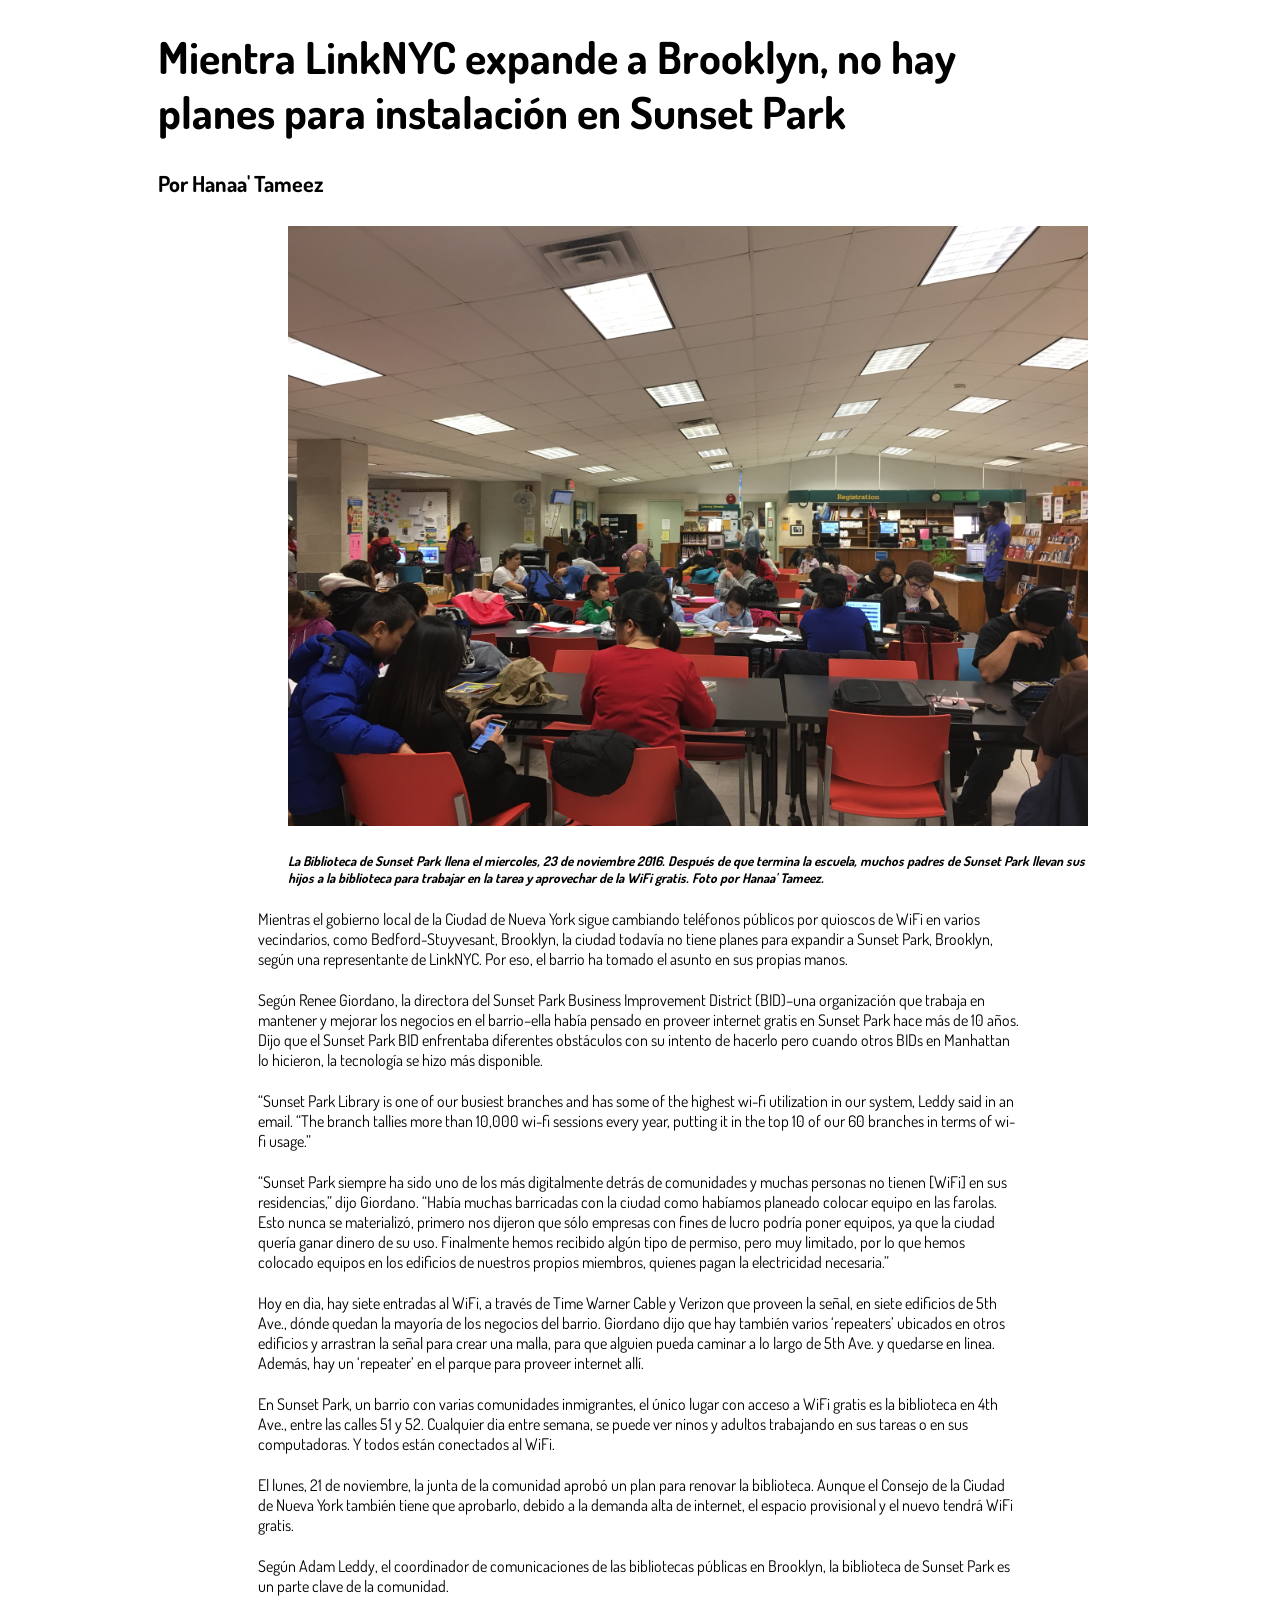
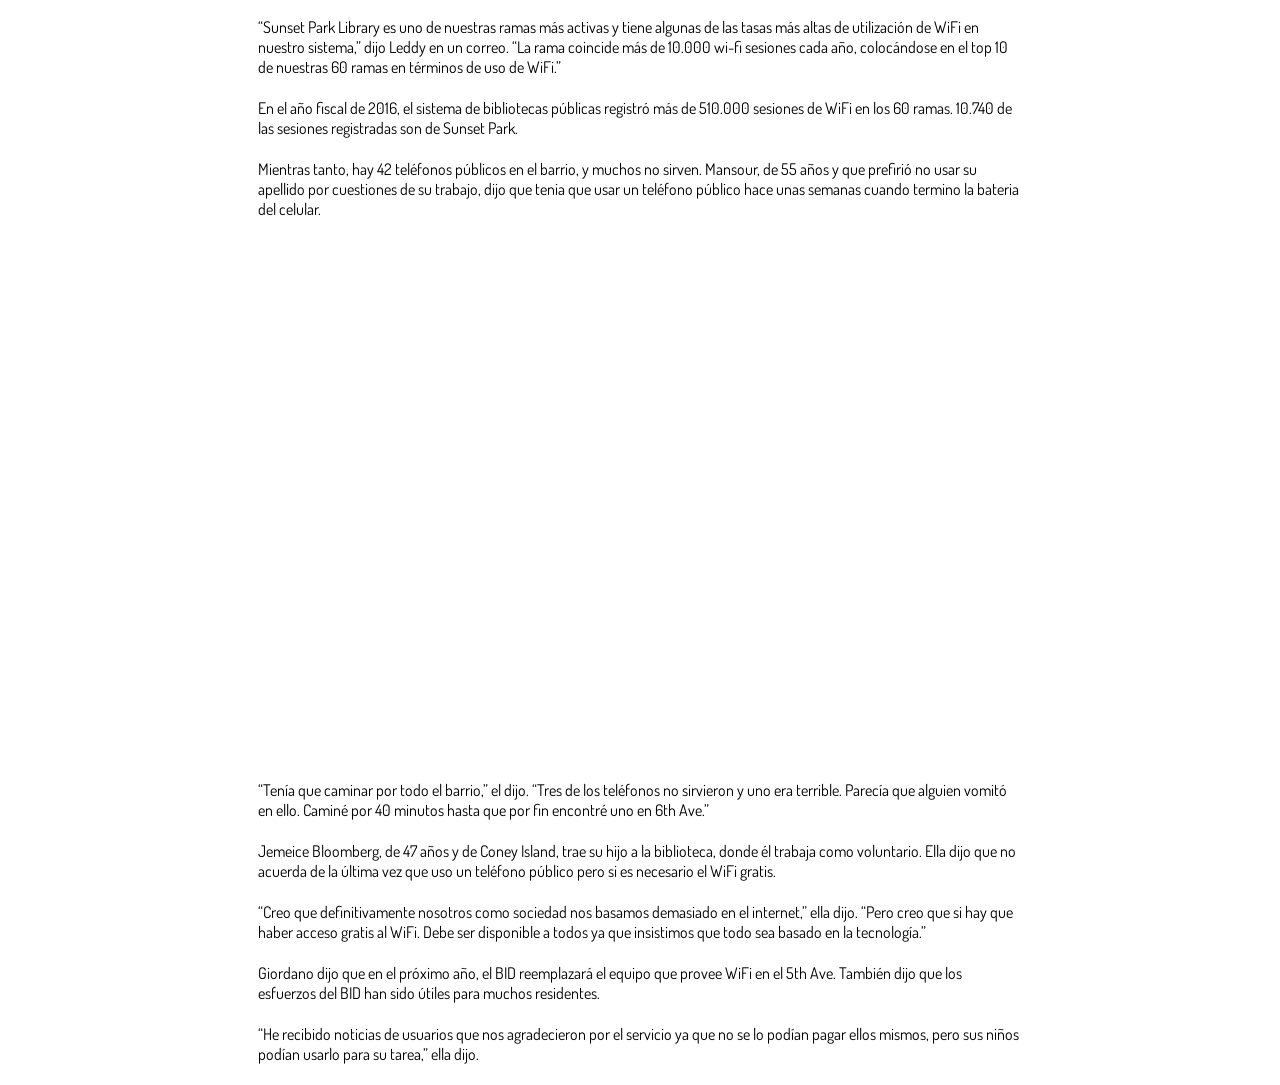
<file: index.html>
<!DOCTYPE html>
<html lang="en">
  <head>
  <meta charset="UTF-8">
   <title> Sunset Park pay phones </title>
   <link href="https://fonts.googleapis.com/css?family=Dosis" rel="stylesheet">
  	<link rel="stylesheet" href="css/stylesheet3.css">
  </head>

  <header> 
  <h1> <strong> Mientra LinkNYC expande a Brooklyn, no hay planes para instalación en Sunset Park </strong> </h1>
  <h4> Por Hanaa' Tameez </h4>
  </header>

 <section>
   <img class="image" src="images/library.jpg">
   <h5 class="caption"> <em> La Biblioteca de Sunset Park llena el miercoles, 23 de noviembre 2016. Después de que termina la escuela, muchos padres de Sunset Park llevan sus hijos a la biblioteca para trabajar en la tarea y aprovechar de la WiFi gratis. Foto por Hanaa' Tameez. </em> </h5> 
 </section> 

<body>
  <p class="text"> Mientras el gobierno local de la Ciudad de Nueva York sigue cambiando teléfonos públicos por quioscos de WiFi en varios vecindarios, como Bedford-Stuyvesant, Brooklyn, la ciudad todavía no tiene planes para expandir a Sunset Park, Brooklyn, según una representante de LinkNYC. Por eso, el barrio ha tomado el asunto en sus propias manos. </p>

  <p class="text"> Según Renee Giordano, la directora del Sunset Park Business Improvement District (BID)–una organización que trabaja en mantener y mejorar los negocios en el barrio–ella había pensado en proveer internet gratis en Sunset Park hace más de 10 años. Dijo que el Sunset Park BID enfrentaba diferentes obstáculos con su intento de hacerlo pero cuando otros BIDs en Manhattan lo hicieron, la tecnología se hizo más disponible. </p>

  <p class="text"> “Sunset Park Library is one of our busiest branches and has some of the highest wi-fi utilization in our system, Leddy said in an email. “The branch tallies more than 10,000 wi-fi sessions every year, putting it in the top 10 of our 60 branches in terms of wi-fi usage.” </p>

  <p class="text"> “Sunset Park siempre ha sido uno de los más digitalmente detrás de comunidades y muchas personas no tienen [WiFi] en sus residencias,” dijo Giordano. “Había muchas barricadas con la ciudad como habíamos planeado colocar equipo en las farolas. Esto nunca se materializó, primero nos dijeron que sólo empresas con fines de lucro podría poner equipos, ya que la ciudad quería ganar dinero de su uso. Finalmente hemos recibido algún tipo de permiso, pero muy limitado, por lo que hemos colocado equipos en los edificios de nuestros propios miembros, quienes pagan la electricidad necesaria.” </p>

  <p class="text"> Hoy en dia, hay siete entradas al WiFi, a través de Time Warner Cable y Verizon que proveen la señal,  en siete edificios de 5th Ave., dónde quedan la mayoría de los negocios del barrio. Giordano dijo que hay también varios ‘repeaters’ ubicados en otros edificios y arrastran la señal para crear una malla, para que alguien pueda caminar a lo largo de 5th Ave. y quedarse en linea. Además, hay un ‘repeater’ en el parque para proveer internet allí. </p>

  <p class="text"> En Sunset Park, un barrio con varias comunidades inmigrantes, el único lugar con acceso a WiFi gratis es la biblioteca en 4th Ave., entre las calles 51 y 52. Cualquier dia entre semana, se puede ver ninos y adultos trabajando en sus tareas o en sus computadoras. Y todos están conectados al WiFi. </p>

  <p class="text"> El lunes, 21 de noviembre, la junta de la comunidad aprobó un plan para renovar la biblioteca. Aunque el Consejo de la Ciudad de Nueva York también tiene que aprobarlo, debido a la demanda alta de internet, el espacio provisional y el nuevo tendrá WiFi gratis.  </p>

  <p class="text"> Según Adam Leddy, el coordinador de comunicaciones de las bibliotecas públicas en Brooklyn, la biblioteca de Sunset Park es un parte clave de la comunidad. </p>

  <p class="text"> “Sunset Park Library es uno de nuestras ramas más activas y tiene algunas de las tasas más altas de utilización de WiFi en nuestro sistema,” dijo Leddy en un correo. “La rama coincide más de 10.000 wi-fi sesiones cada año, colocándose en el top 10 de nuestras 60 ramas en términos de uso de WiFi.” </p>

  <p class="text"> En el año fiscal de 2016, el sistema de bibliotecas públicas registró más de 510.000 sesiones de WiFi en los 60 ramas. 10.740 de las sesiones registradas son de Sunset Park. </p>

  <p class="text"> Mientras tanto, hay 42 teléfonos públicos en el barrio, y muchos no sirven. Mansour, de 55 años y que prefirió no usar su apellido por cuestiones de su trabajo, dijo que tenia que usar un teléfono público hace unas semanas cuando termino la bateria del celular.  </p>

  <iframe class="map" width="100%" height="520" frameborder="0" src="https://hanaatameez.carto.com/viz/c5fce9dc-adc7-11e6-a686-0e3ebc282e83/embed_map" allowfullscreen webkitallowfullscreen mozallowfullscreen oallowfullscreen msallowfullscreen></iframe>

  <p class="text"> “Tenía que caminar por todo el barrio,” el dijo. “Tres de los teléfonos no sirvieron y uno era terrible. Parecía que alguien vomitó en ello. Caminé por 40 minutos hasta que por fin encontré uno en 6th Ave.”</p>

  <p class="text"> Jemeice Bloomberg, de 47 años y de Coney Island, trae su hijo a la biblioteca, donde él trabaja como voluntario. Ella dijo que no acuerda de la última vez que uso un teléfono público pero si es necesario el WiFi gratis. </p>

  <p class="text"> “Creo que definitivamente nosotros como sociedad nos basamos demasiado en el internet,” ella dijo. “Pero creo que si hay que haber acceso gratis al WiFi. Debe ser disponible a todos ya que insistimos que todo sea basado en la tecnología.”</p>

  <p class="text"> Giordano dijo que en el próximo año, el BID reemplazará el equipo que provee WiFi en el 5th Ave. También dijo que los esfuerzos del BID han sido útiles para muchos residentes. </p>

  <p class="text"> “He recibido noticias de usuarios que nos agradecieron por el servicio ya que no se lo podían pagar ellos mismos, pero sus niños podían usarlo para su tarea,” ella dijo. </p>

  </body>
</file>
<file: css/stylesheet3.css>
header { 
	padding: 0px; 
	font-family: 'Dosis', sans-serif;
	font-size: 22px;
	margin-left: 150px;
	margin-right: 250px;
}

.image {
	width: 800px;
	margin-left: 100px;
	margin-right: 250px;
	padding-right: 180px;
	padding-left: 180px;
	padding-bottom: 0px;

}
.text {
	font-family: 'Dosis', sans-serif;
	margin-left: 250px;
	margin-right: 250px;
	padding-bottom: 5px;

}

.caption {
	font-family: 'Dosis', sans-serif;
	width: 800px;
	margin-left: 100px;
	margin-right: 250px;
	padding-right: 180px;
	padding-left: 180px;
}
.map {
	padding: auto;
}
</file>
